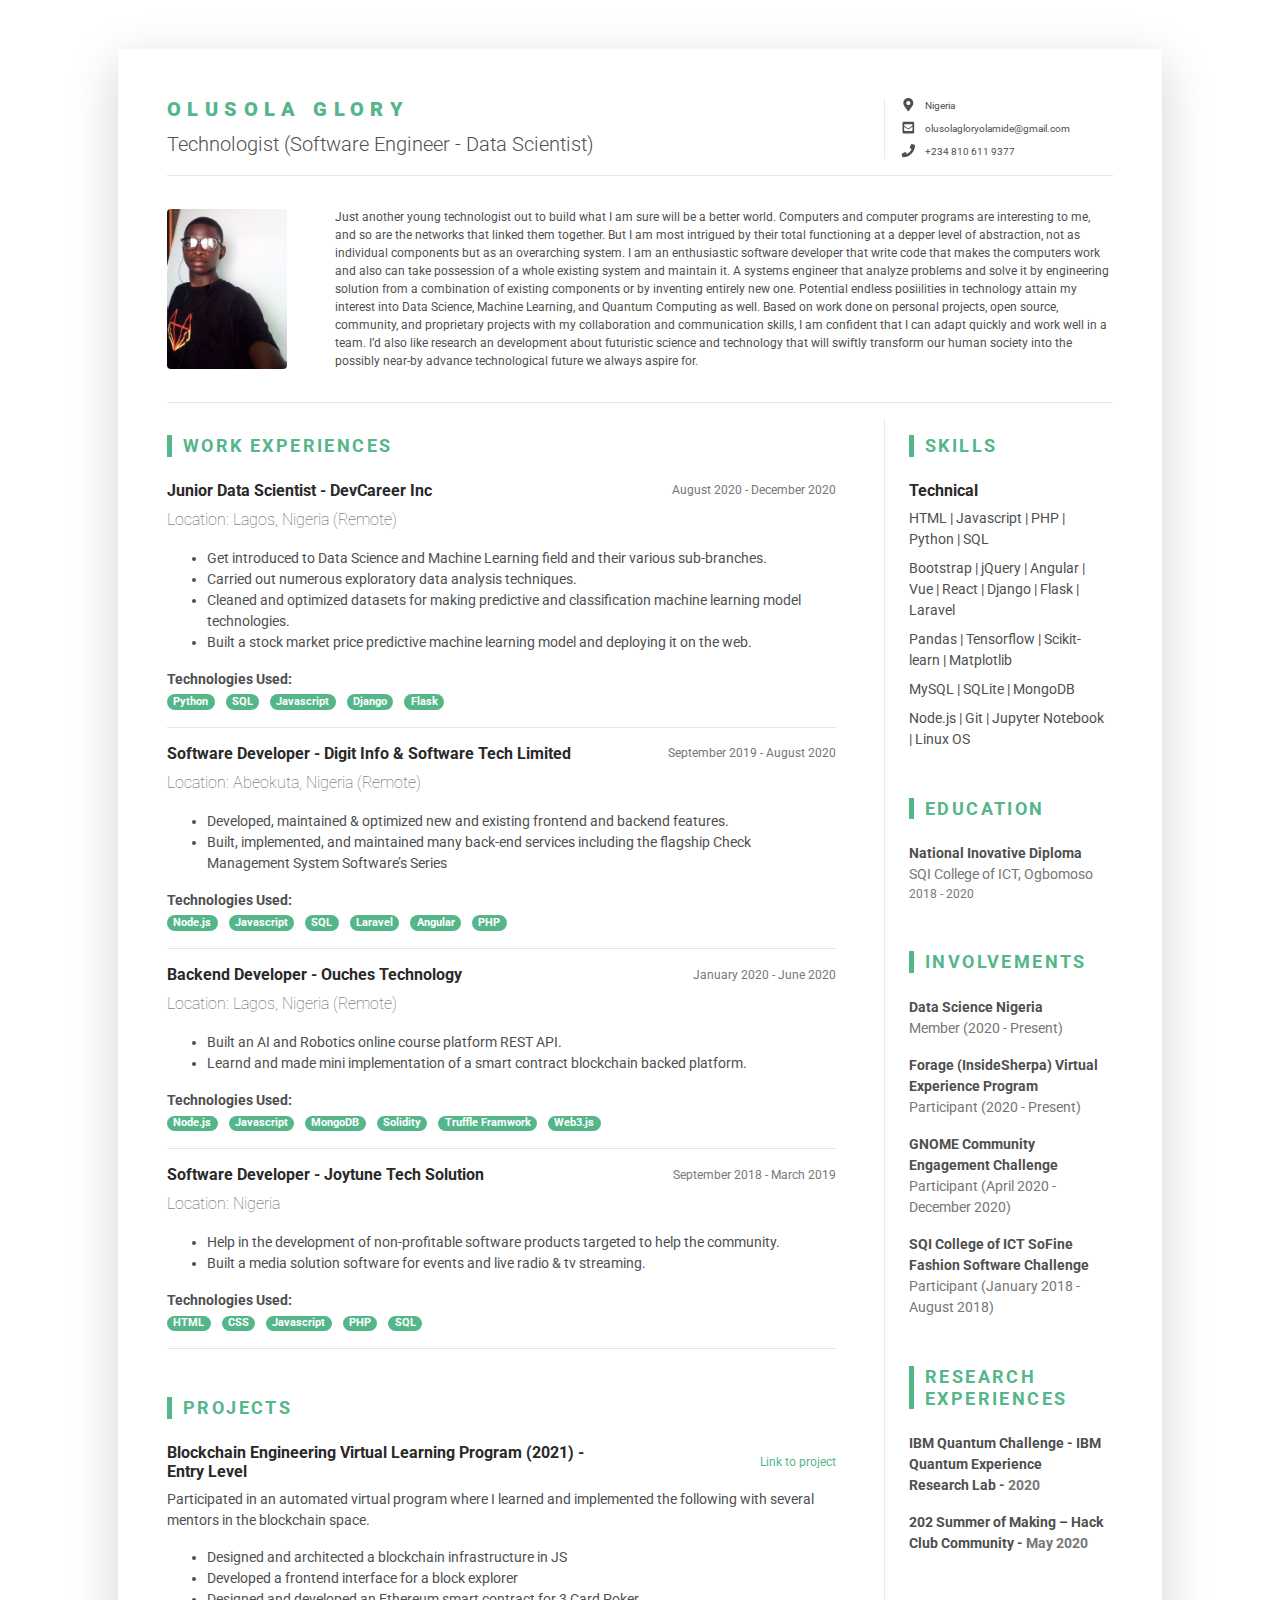
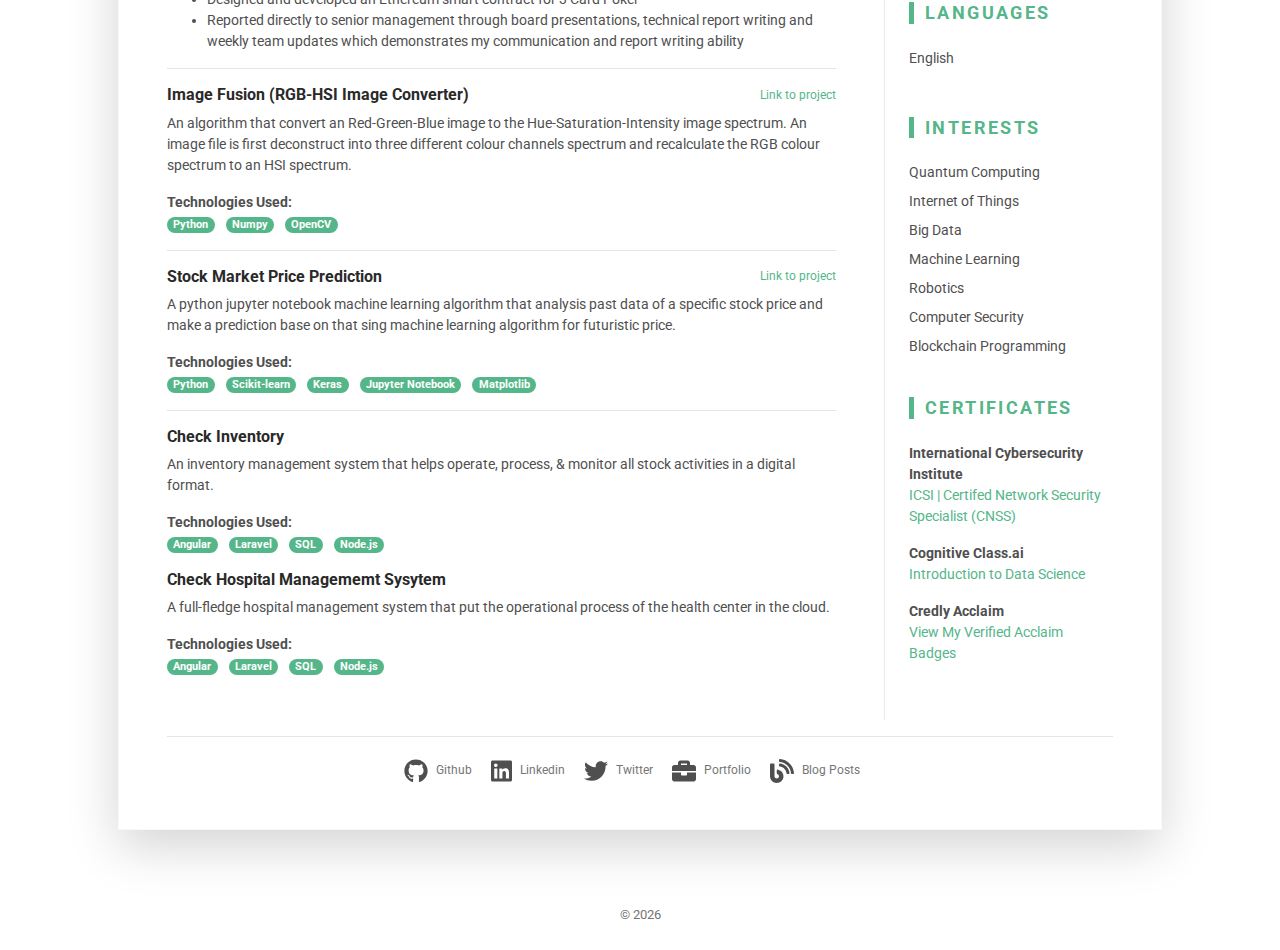
<file: index.html>
<!DOCTYPE html>
<html lang="en">
<head>
	<title> Glory Olusola - Resume </title>

	<!-- Metadata -->
	<meta charset="utf-8">
	<meta http-equiv="X-UA-Compatible" content="IE=edge">
	<meta name="viewport" content="width=device-width, initial-scale=1.0">
	<meta name="description" content="">
	<meta name="author" content="Glory Olusola">
	<link rel="shortcut icon" href="favicon.ico">

	<!-- Google Fonts -->
	<link href="https://fonts.googleapis.com/css?family=Roboto:300,400,500,700,900" rel="stylesheet">

	<!-- FontAwesome JS-->
	<script defer src="assets/fontawesome/js/all.min.js"></script>

	<!-- Theme CSS -->
	<link id="theme-style" rel="stylesheet" href="assets/css/devresume.css">
	<link rel="stylesheet" href="assets/css/style.css">

</head>

<body>
	<!-- DEMO ONLY -->
	<div class="main-wrapper">
		<div class="container px-3 px-lg-5">
			<article class="resume-wrapper mx-auto theme-bg-light p-5 mb-5 my-5 shadow-lg">
				<div class="resume-header">
					<div class="row align-items-center">
						<div class="resume-title col-12 col-md-6 col-lg-8 col-xl-9">
							<h2 class="resume-name mb-2 text-uppercase" style="font-size: 20px">Olusola Glory</h2>
							<div class="resume-tagline mb-3 mb-md-0">Technologist (Software Engineer - Data Scientist)</div>
						</div>
						<!--//resume-title-->
						<div class="resume-contact col-12 col-md-6 col-lg-4 col-xl-3">
							<ul class="list-unstyled mb-0">
								<li class="mb-2" style="font-size: 10px;"><i class="fas fa-map-marker-alt fa-fw fa-lg mr-2"></i>Nigeria</li>
								<li class="mb-2" style="font-size: 10px;"><i class="fas fa-envelope-square fa-fw fa-lg mr-2"></i><a class="resume-link" href="mailto:olusolagloryolamide@gmail.com">olusolagloryolamide@gmail.com</a></li>
								<li class="mb-0" style="font-size: 10px;"><i class="fas fa-phone fa-fw fa-lg mr-2"></i>+234 810 611 9377</li>
							</ul>
						</div>
						<!--//resume-contact-->
					</div>
					<!--//resume-header-->
				<hr>
				<div class="resume-intro py-3">
					<div class="media flex-column flex-md-row align-items-center">
						<img class="resume-profile-image mb-3 mb-md-0 mr-md-5 ml-md-0 rounded mx-auto"	 src="assets/images/g.jpg" alt="image">
						<div class="media-body text-left">
							<p class="mb-0" style="font-size: 12px;">
								Just another young technologist out to build what I am sure will be a better world.
								Computers and computer programs are interesting to me, and so are the networks that linked them together. 
								But I am most intrigued by their total functioning at a depper level of abstraction,
								not as individual components but as an overarching system. 
								I am an enthusiastic software developer that write code that makes the computers work and
								also can take possession of a whole existing system and maintain it. 
								A systems engineer that analyze problems and solve it by engineering solution from 
								a combination of existing components or by inventing entirely new one. 
								Potential endless posiilities in technology attain my interest into Data Science, Machine Learning, and 
								Quantum Computing as well. Based on work done on personal projects, open source, community, 
								and proprietary projects with my collaboration and communication skills, 
								I am confident that I can adapt quickly and work well in a team. 
								I’d also like research an development about futuristic science and technology that will 
								swiftly transform our human society into the possibly near-by advance technological 
								future we always aspire for.
							</p>
						</div>
						<!--//media-body-->
					</div>
				</div>
				<!--//resume-intro-->
				<hr>
				<div class="resume-body">
					<div class="row">
						<div class="resume-main col-12 col-lg-8 col-xl-9 pr-0 pr-lg-5">
							<section class="work-section py-3">
								<h3 class="text-uppercase resume-section-heading mb-4">Work Experiences</h3>
								<div class="item mb-3 mt-3">
									<div class="item-heading row align-items-center mb-2">
										<h4 class="item-title col-12 col-md-6 col-lg-8 mb-2 mb-md-0">Junior Data Scientist - DevCareer Inc </h4>
										<div class="item-meta col-12 col-md-6 col-lg-4 text-muted text-left text-md-right">August 2020 - December 2020</div>
									</div>
									<p class="mb-3 font-weight-lighter" style="font-size: 16px">Location: Lagos, Nigeria (Remote)<br /> </p>
									<div class="item-content">
										<ul>
											<li>Get introduced to Data Science and Machine Learning field and their various sub-branches.</li>
											<li>Carried out numerous exploratory data analysis techniques.</li>
											<li>Cleaned and optimized datasets for making predictive and classification machine learning model technologies.</li>
											<li>Built a stock market price predictive machine learning model and deploying it on the web. </li>
										</ul>
										<strong>Technologies Used:</strong>
										<ul class="list-inline">
											<li class="list-inline-item"><span class="badge badge-primary badge-pill">Python</span> </li>
											<li class="list-inline-item"><span class="badge badge-primary badge-pill">SQL</span> </li>
											<li class="list-inline-item"><span class="badge badge-primary badge-pill">Javascript</span> </li>
											<li class="list-inline-item"><span class="badge badge-primary badge-pill">Django</span> </li>
											<li class="list-inline-item"><span class="badge badge-primary badge-pill">Flask</span> </li>
									</div>
									<hr>
								</div>
								<div class="item mb-3 mt-3">
									<div class="item-heading row align-items-center mb-2">
										<h4 class="item-title col-12 col-md-6 col-lg-8 mb-2 mb-md-0">Software Developer - Digit Info & Software Tech Limited </h4>
										<div class="item-meta col-12 col-md-6 col-lg-4 text-muted text-left text-md-right">September 2019 - August 2020</div>
									</div>
									<p class="mb-3 font-weight-lighter" style="font-size: 16px">Location: Abeokuta, Nigeria (Remote)<br /> </p>
									<div class="item-content">
										<ul>
											<li>Developed, maintained & optimized new and existing frontend and backend features.</li>
											<li>Built, implemented, and maintained many back-end services including the flagship Check Management System Software’s Series</li>
										</ul>
										<strong>Technologies Used:</strong>
										<ul class="list-inline">
											<li class="list-inline-item"><span class="badge badge-primary badge-pill">Node.js</span> </li>
											<li class="list-inline-item"><span class="badge badge-primary badge-pill">Javascript</span> </li>
											<li class="list-inline-item"><span class="badge badge-primary badge-pill">SQL</span> </li>
											<li class="list-inline-item"><span class="badge badge-primary badge-pill">Laravel</span> </li>
											<li class="list-inline-item"><span class="badge badge-primary badge-pill">Angular</span> </li>
											<li class="list-inline-item"><span class="badge badge-primary badge-pill">PHP</span> </li>
										</ul>
									</div>
									<hr>
								</div>
								<div class="item mb-3 mt-3">
									<div class="item-heading row align-items-center mb-2">
										<h4 class="item-title col-12 col-md-6 col-lg-8 mb-2 mb-md-0">Backend Developer - Ouches Technology </h4>
										<div class="item-meta col-12 col-md-6 col-lg-4 text-muted text-left text-md-right">January 2020 - June 2020</div>
									</div>
									<p class="mb-3 font-weight-lighter" style="font-size: 16px">Location: Lagos, Nigeria (Remote)<br /> </p>
									<div class="item-content">
										<ul>
											<li>Built an AI and Robotics online course platform REST API.</li>
											<li>Learnd and made mini implementation of a smart contract blockchain backed platform.</li>
										</ul>
										<strong>Technologies Used:</strong>
										<ul class="list-inline">
											<li class="list-inline-item"><span class="badge badge-primary badge-pill">Node.js</span> </li>
											<li class="list-inline-item"><span class="badge badge-primary badge-pill">Javascript</span> </li>
											<li class="list-inline-item"><span class="badge badge-primary badge-pill">MongoDB</span> </li>
											<li class="list-inline-item"><span class="badge badge-primary badge-pill">Solidity</span> </li>
											<li class="list-inline-item"><span class="badge badge-primary badge-pill">Truffle Framwork</span> </li>
											<li class="list-inline-item"><span class="badge badge-primary badge-pill">Web3.js</span> </li>
										</ul>
									</div>
									<hr>
								</div>
								<div class="item mb-3 mt-3">
									<div class="item-heading row align-items-center mb-2">
										<h4 class="item-title col-12 col-md-6 col-lg-8 mb-2 mb-md-0">Software Developer - Joytune Tech Solution</h4>
										<div class="item-meta col-12 col-md-6 col-lg-4 text-muted text-left text-md-right">September 2018 - March 2019</div>
									</div>
									<p class="mb-3 font-weight-lighter" style="font-size: 16px">Location: Nigeria <br /> </p>
									<div class="item-content">
										<ul>
											<li>Help in the development of non-profitable software products targeted to help the community.</li>
											<li>Built a media solution software for events and live radio & tv streaming.</li>
										</ul>
										<strong>Technologies Used:</strong>
										<ul class="list-inline">
											<li class="list-inline-item"><span class="badge badge-primary badge-pill">HTML</span> </li>
											<li class="list-inline-item"><span class="badge badge-primary badge-pill">CSS</span> </li>
											<li class="list-inline-item"><span class="badge badge-primary badge-pill">Javascript</span> </li>
											<li class="list-inline-item"><span class="badge badge-primary badge-pill">PHP</span> </li>
											<li class="list-inline-item"><span class="badge badge-primary badge-pill">SQL</span> </li>
										</ul>
									</div>
									<hr>
								</div>
								<!--//item-->
							</section>
							<!--//work-section-->
							<section class="project-section py-3">
								<h3 class="text-uppercase resume-section-heading mb-4">Projects</h3>
								<div class="item mb-3">
									<div class="item-heading row align-items-center mb-2">
										<h4 class="item-title col-12 col-md-6 col-lg-8 mb-2 mb-md-0">Blockchain Engineering Virtual Learning Program (2021) - Entry Level</h4>
										<div class="item-meta col-12 col-md-6 col-lg-4 text-muted text-left text-md-right"><a href="https://github.com/goldenglorys/renProject">Link to project</a></div>
									</div>
									<div class="item-content">
										<p>
											Participated in an automated virtual program where I learned and implemented the following with several mentors in the blockchain space.
										</p>
										<ul>
											<li>Designed and architected a blockchain infrastructure in JS</li>
											<li>Developed a frontend interface for a block explorer</li>
											<li>Designed and developed an Ethereum smart contract for 3 Card Poker</li>
											<li>Reported directly to senior management through board presentations, technical report writing and weekly team updates which demonstrates my communication and report writing ability</li>
										</ul>
									</div>
									<hr />
								</div>
									<div class="item mb-3">
									<div class="item-heading row align-items-center mb-2">
										<h4 class="item-title col-12 col-md-6 col-lg-8 mb-2 mb-md-0">Image Fusion (RGB-HSI Image Converter)</h4>
										<div class="item-meta col-12 col-md-6 col-lg-4 text-muted text-left text-md-right"><a href="https://github.com/goldenglorys/rgb-tohsi">Link to project</a></div>
									</div>
									<div class="item-content">
										<p>
											An algorithm that convert an Red-Green-Blue image to the Hue-Saturation-Intensity image spectrum.
											An image file is first deconstruct into three different colour channels spectrum and 
											recalculate the RGB colour spectrum to an HSI spectrum.
										</p>
										<strong>Technologies Used:</strong>
										<ul class="list-inline">
											<li class="list-inline-item"><span class="badge badge-primary badge-pill">Python</span> </li>
											<li class="list-inline-item"><span class="badge badge-primary badge-pill">Numpy </span> </li>
											<li class="list-inline-item"><span class="badge badge-primary badge-pill">OpenCV</span> </li>
										</ul>
									</div>
									<hr />
								</div>
								<!--//item-->
								<div class="item mb-3">
									<div class="item-heading row align-items-center mb-2">
										<h4 class="item-title col-12 col-md-6 col-lg-8 mb-2 mb-md-0">Stock Market Price Prediction</h4>
										<div class="item-meta col-12 col-md-6 col-lg-4 text-muted text-left text-md-right"><a href="https://github.com/goldenglorys/jupyter-notebook-payload/blob/master/Stock%20price%20prediction%20using%20LSTM.ipynb">Link to project</a></div>
									</div>
									<div class="item-content">
										<p>
											A python jupyter notebook machine learning algorithm that analysis past data of a specific stock price and 
											make a prediction base on that sing machine learning algorithm for futuristic price.
										</p>
										<strong>Technologies Used:</strong>
										<ul class="list-inline">
											<li class="list-inline-item"><span class="badge badge-primary badge-pill">Python</span> </li>
											<li class="list-inline-item"><span class="badge badge-primary badge-pill">Scikit-learn</span> </li>
											<li class="list-inline-item"><span class="badge badge-primary badge-pill">Keras</span> </li>
											<li class="list-inline-item"><span class="badge badge-primary badge-pill">Jupyter Notebook</span> </li>
											<li class="list-inline-item"><span class="badge badge-primary badge-pill">Matplotlib</span> </li>
										</ul>
									</div>
									<hr/>
								</div>
								<!--//item-->
								<div class="item mb-3">
									<div class="item-heading row align-items-center mb-2">
										<h4 class="item-title col-12 col-md-6 col-lg-8 mb-2 mb-md-0">Check Inventory</h4>
										<!-- <div class="item-meta col-12 col-md-6 col-lg-4 text-muted text-left text-md-right"><a href="https://github.com/Taycode/tayflutterwave">Link to project</a></div> -->
									</div>
									<div class="item-content">
										<p>
											An inventory management system that helps operate, process, & monitor all stock activities in a digital format.
										</p>
										<strong>Technologies Used:</strong>
										<ul class="list-inline">
											<li class="list-inline-item"><span class="badge badge-primary badge-pill">Angular</span> </li>
											<li class="list-inline-item"><span class="badge badge-primary badge-pill">Laravel</span> </li>
											<li class="list-inline-item"><span class="badge badge-primary badge-pill">SQL</span> </li>
											<li class="list-inline-item"><span class="badge badge-primary badge-pill">Node.js</span> </li>
										</ul>
									</div>
								</div>
								<div class="item mb-3">
									<div class="item-heading row align-items-center mb-2">
										<h4 class="item-title col-12 col-md-6 col-lg-8 mb-2 mb-md-0">Check Hospital Managememt Sysytem</h4>
										<!-- <div class="item-meta col-12 col-md-6 col-lg-4 text-muted text-left text-md-right"><a href="https://github.com/Taycode/tayflutterwave">Link to project</a></div> -->
									</div>
									<div class="item-content">
										<p>
											A full-fledge hospital management system that put the operational process of the health center in the cloud.
										</p>
										<strong>Technologies Used:</strong>
										<ul class="list-inline">
											<li class="list-inline-item"><span class="badge badge-primary badge-pill">Angular</span> </li>
											<li class="list-inline-item"><span class="badge badge-primary badge-pill">Laravel</span> </li>
											<li class="list-inline-item"><span class="badge badge-primary badge-pill">SQL</span> </li>
											<li class="list-inline-item"><span class="badge badge-primary badge-pill">Node.js</span> </li>
										</ul>
									</div>
								</div>
								<!--//item-->
							</section>
							<!--//project-section-->
						</div>
						<!--//resume-main-->
						<aside class="resume-aside col-12 col-lg-4 col-xl-3 px-lg-4 pb-lg-4">
							<section class="skills-section py-3">
								<h3 class="text-uppercase resume-section-heading mb-4">Skills</h3>
								<div class="item">
									<h4 class="item-title">Technical</h4>
									<ul class="list-unstyled resume-skills-list">
										<li class="mb-2">HTML | Javascript | PHP | Python | SQL </li>
										<li class="mb-2">Bootstrap | jQuery | Angular | Vue | React | Django | Flask | Laravel </li>
										<li class="mb-2">Pandas | Tensorflow | Scikit-learn | Matplotlib</li>
										<li class="mb-2">MySQL | SQLite | MongoDB </li>
										<li class="mb-2">Node.js | Git | Jupyter Notebook | Linux OS </li>
										<!-- <li class="mb-2">Kafka | Redis</li>
										<li class="mb-2">Google Cloud Functions</li> -->
									</ul>
								</div>
							</section>
							<!--//skills-section-->
							<section class="education-section py-3">
								<h3 class="text-uppercase resume-section-heading mb-4">Education</h3>
								<ul class="list-unstyled resume-education-list">
									<li class="mb-3">
										<div class="resume-degree font-weight-bold">National Inovative Diploma</div>
										<div class="resume-degree-org text-muted">SQI College of ICT, Ogbomoso</div>
										<div class="resume-degree-time text-muted">2018 - 2020</div>
									</li>
								</ul>
							</section>
							<!--//education-section-->
							<section class="education-section py-3">
								<h3 class="text-uppercase resume-section-heading mb-4">Involvements</h3>
								<ul class="list-unstyled resume-awards-list">
									<li class="mb-3">
										<div class="font-weight-bold">Data Science Nigeria</div>
										<div class="text-muted">Member (2020 - Present) </div>
									</li>
									<li class="mb-3">
										<div class="font-weight-bold">Forage (InsideSherpa) Virtual Experience Program</div>
										<div class="text-muted">Participant (2020 - Present) </div>
									</li>
									<li class="mb-3">
										<div class="font-weight-bold">GNOME Community Engagement Challenge</div>
										<div class="text-muted">Participant (April 2020 - December 2020)</div>
									</li>
									<li class="mb-3">
										<div class="font-weight-bold">SQI College of ICT SoFine Fashion Software Challenge</div>
										<div class="text-muted">Participant (January 2018 - August 2018) </div>
									</li>
								</ul>
							</section>
							<section class="education-section py-3">
								<h3 class="text-uppercase resume-section-heading mb-4">Research Experiences</h3>
								<ul class="list-unstyled resume-awards-list">
									<li class="mb-3">
										<div class="font-weight-bold">IBM Quantum Challenge - IBM Quantum Experience Research Lab - <span class="text-muted">2020</span></div>
									</li>
									<li class="mb-3">
										<div class="font-weight-bold">202 Summer of Making – Hack Club Community - <span class="text-muted">May 2020</span></div>
									</li>
							</section>
							<!--//education-section-->
							<section class="skills-section py-3">
								<h3 class="text-uppercase resume-section-heading mb-4">Languages</h3>
								<ul class="list-unstyled resume-lang-list">
									<li class="mb-2">English <span class="text-muted"></span></li>
									<!-- <li>Yoruba <span class="text-muted"></span></li> -->
								</ul>
							</section>
							<!--//certificates-section-->
							<section class="skills-section py-3">
								<h3 class="text-uppercase resume-section-heading mb-4">Interests</h3>
								<ul class="list-unstyled resume-interests-list mb-0">
									<li class="mb-2">Quantum Computing</li>
									<li class="mb-2">Internet of Things</li>
									<li class="mb-2">Big Data</li>
									<li class="mb-2">Machine Learning</li>
									<li class="mb-2">Robotics</li>
									<li class="mb-2">Computer Security</li>
									<li class="mb-2">Blockchain Programming</li>
								</ul>
							</section>
							<!--//certificates-section-->
							<!--//certificates-section-->
							<section class="skills-section py-3">
								<h3 class="text-uppercase resume-section-heading mb-4">Certificates</h3>
								<ul class="list-unstyled resume-awards-list">
									<li class="mb-3">
										<div class="font-weight-bold">International Cybersecurity Institute</div>
										<div class="text-muted"><a target="_blank" href="https://www.icsi.co.uk/certificates/vwktuyc7ur">ICSI | Certifed Network Security Specialist (CNSS)</a></div>
									</li>
									<li class="mb-3">
										<div class="font-weight-bold">Cognitive Class.ai</div>
										<div class="text-muted"><a target="_blank" href="https://courses.cognitiveclass.ai/certificates/b299b19ef17c411eb6a401b1bb90a613">Introduction to Data Science</a></div>
									</li>
									<li class="mb-3">
										<div class="font-weight-bold">Credly Acclaim</div>
										<div class="text-muted"><a  target="_blank"href="https://youracclaim.com/users/olusola-glory">View My Verified Acclaim Badges</a></div>
									</li>
								</ul>
							</section>
							<!--//certificates-section-->
						</aside>
						<!--//resume-aside-->
					</div>
					<!--//row-->
				</div>
						<!--//resume-body-->
						<hr>
						<div class="resume-footer text-center">
							<ul class="resume-social-list list-inline mx-auto mb-0 d-inline-block text-muted">
								<li class="list-inline-item mb-lg-0 mr-3"><a class="resume-link" target="_blank" href="https://github.com/goldenglorys/"><i class="fab fa-github fa-2x mr-2" data-fa-transform="down-4"></i><span class="d-none d-lg-inline-block text-muted">Github</span></a></li>
								<li class="list-inline-item mb-lg-0 mr-3"><a class="resume-link" target="_blank" href="https://www.linkedin.com/in/olusola-glory/"><i class="fab fa-linkedin fa-2x mr-2" data-fa-transform="down-4"></i><span class="d-none d-lg-inline-block text-muted">Linkedin</span></a></li>
								<li class="list-inline-item mb-lg-0 mr-lg-3"><a class="resume-link" target="_blank" href="https://twitter.com/zenithsilvarex"><i class="fab fa-twitter fa-2x mr-2" data-fa-transform="down-4"></i><span class="d-none d-lg-inline-block text-muted">Twitter</span></a></li>
								<li class="list-inline-item mb-lg-0 mr-lg-3"><a class="resume-link" target="_blank" title="Portfolio" href="https://glory-portfolio.netlify.app/"><i class="fa fa-briefcase fa-2x mr-2" data-fa-transform="down-4"></i><span class="d-none d-lg-inline-block text-muted">Portfolio</span></a></li>
								<li class="list-inline-item mb-lg-0 mr-lg-3"><a class="resume-link" target="_blank" href="https://goldenglorys.github.io/blog"><i class="fas fa-blog fa-2x mr-2" data-fa-transform="down-4"></i><span class="d-none d-lg-inline-block text-muted">Blog Posts</span></a></li>
							</ul>
						</div>
						<!--//resume-footer-->
					</article>
				</div>
				<!--//container-->
				<footer class="footer text-center py-4">
					<small class="copyright text-muted">&copy; <script>document.write(new Date().getFullYear())</script></small>
				</footer>
			</div>
			<!--//main-wrapper-->
		</div>
	</body>
</html>
</file>
<file: assets/css/style.css>
.list-inline {
    padding-left: 0;
    list-style: none;
}

.list-inline-item {
    display: inline-block;
}

.list-inline-item:not(:last-child) {
    margin-right: 0.5rem;
}
</file>
